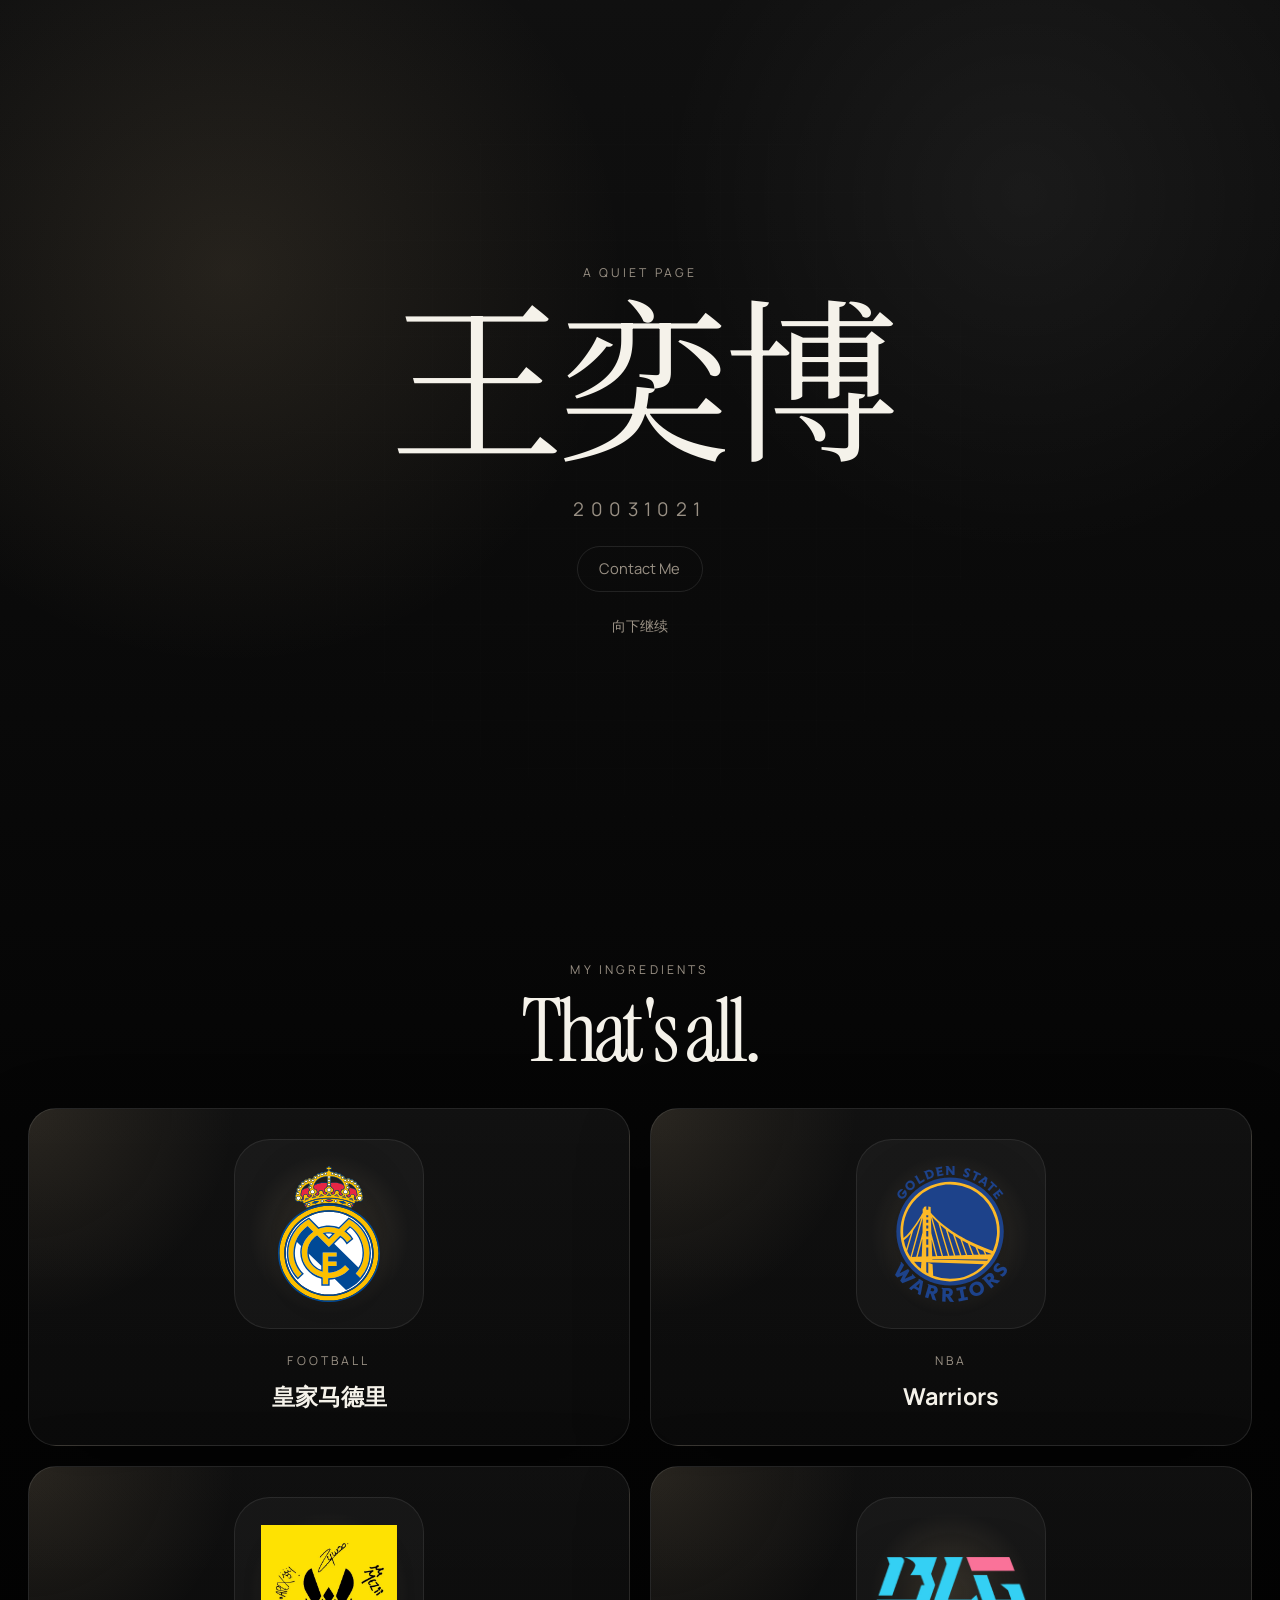
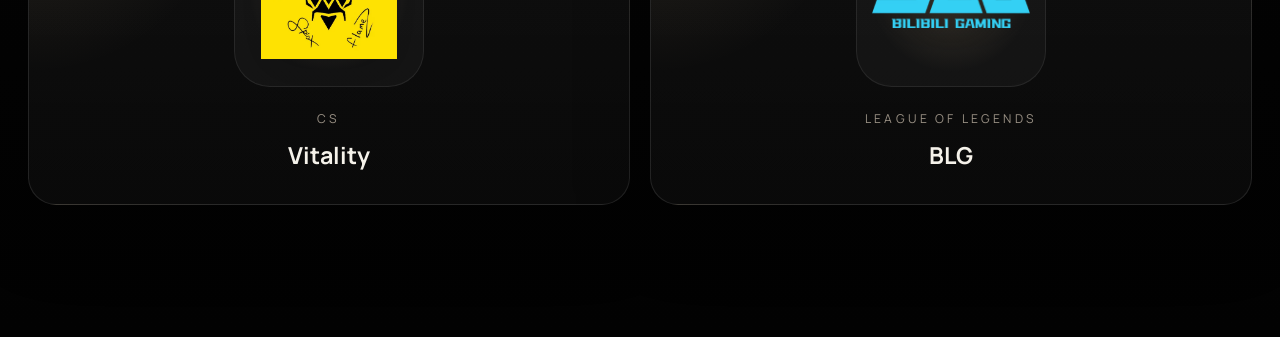
<file: index.html>
<!DOCTYPE html>
<html lang="zh-CN">
<head>
  <meta charset="UTF-8">
  <meta name="viewport" content="width=device-width, initial-scale=1.0">
  <meta
    name="description"
    content="王奕博的个人网站，一个更克制的暗色极简页面。"
  >
  <title>王奕博</title>
  <link rel="preconnect" href="https://fonts.googleapis.com">
  <link rel="preconnect" href="https://fonts.gstatic.com" crossorigin>
  <link
    href="https://fonts.googleapis.com/css2?family=Instrument+Serif:ital@0;1&family=Manrope:wght@400;500;600;700&family=Noto+Serif+SC:wght@400;500;600&display=swap"
    rel="stylesheet"
  >
  <link rel="stylesheet" href="style.css">
</head>
<body class="page-home">
  <div class="page-shell page-shell-home">
    <main id="top">
      <section class="hero-minimal reveal">
        <p class="hero-kicker">a quiet page</p>
        <h1>王奕博</h1>
        <p class="hero-birthday">20031021</p>
        <a class="button button-quiet" href="contact.html">Contact Me</a>
        <a class="scroll-cue" href="#teams">向下继续</a>
      </section>

      <section class="teams-minimal reveal" id="teams">
        <div class="section-heading section-heading-minimal">
          <p class="eyebrow">My Ingredients</p>
          <h2>That's all.</h2>
        </div>

        <div class="teams-grid teams-grid-large">
          <article class="team-card team-card-minimal reveal">
            <div class="team-logo-wrap team-logo-wrap-large">
              <img
                class="team-logo team-logo-large"
                src="assets/logos/real-madrid.svg"
                alt="皇家马德里俱乐部 logo"
                loading="lazy"
              >
            </div>
            <div class="team-copy team-copy-minimal">
              <p class="card-label">Football</p>
              <h3>皇家马德里</h3>
            </div>
          </article>

          <article class="team-card team-card-minimal reveal">
            <div class="team-logo-wrap team-logo-wrap-large">
              <img
                class="team-logo team-logo-wide team-logo-large"
                src="assets/logos/warriors.svg"
                alt="勇士队 logo"
                loading="lazy"
              >
            </div>
            <div class="team-copy team-copy-minimal">
              <p class="card-label">NBA</p>
              <h3>Warriors</h3>
            </div>
          </article>

          <article class="team-card team-card-minimal reveal">
            <div class="team-logo-wrap team-logo-wrap-large">
              <img
                class="team-logo team-logo-large"
                src="assets/logos/vatality.png"
                alt="Team Vitality logo"
                loading="lazy"
              >
            </div>
            <div class="team-copy team-copy-minimal">
              <p class="card-label">CS</p>
              <h3>Vitality</h3>
            </div>
          </article>

          <article class="team-card team-card-minimal reveal">
            <div class="team-logo-wrap team-logo-wrap-large">
              <img
                class="team-logo team-logo-wide team-logo-large"
                src="assets/logos/blg.png"
                alt="BLG logo"
                loading="lazy"
              >
            </div>
            <div class="team-copy team-copy-minimal">
              <p class="card-label">League of Legends</p>
              <h3>BLG</h3>
            </div>
          </article>
        </div>
      </section>
    </main>
  </div>

  <script src="script.js"></script>
</body>
</html>
</file>
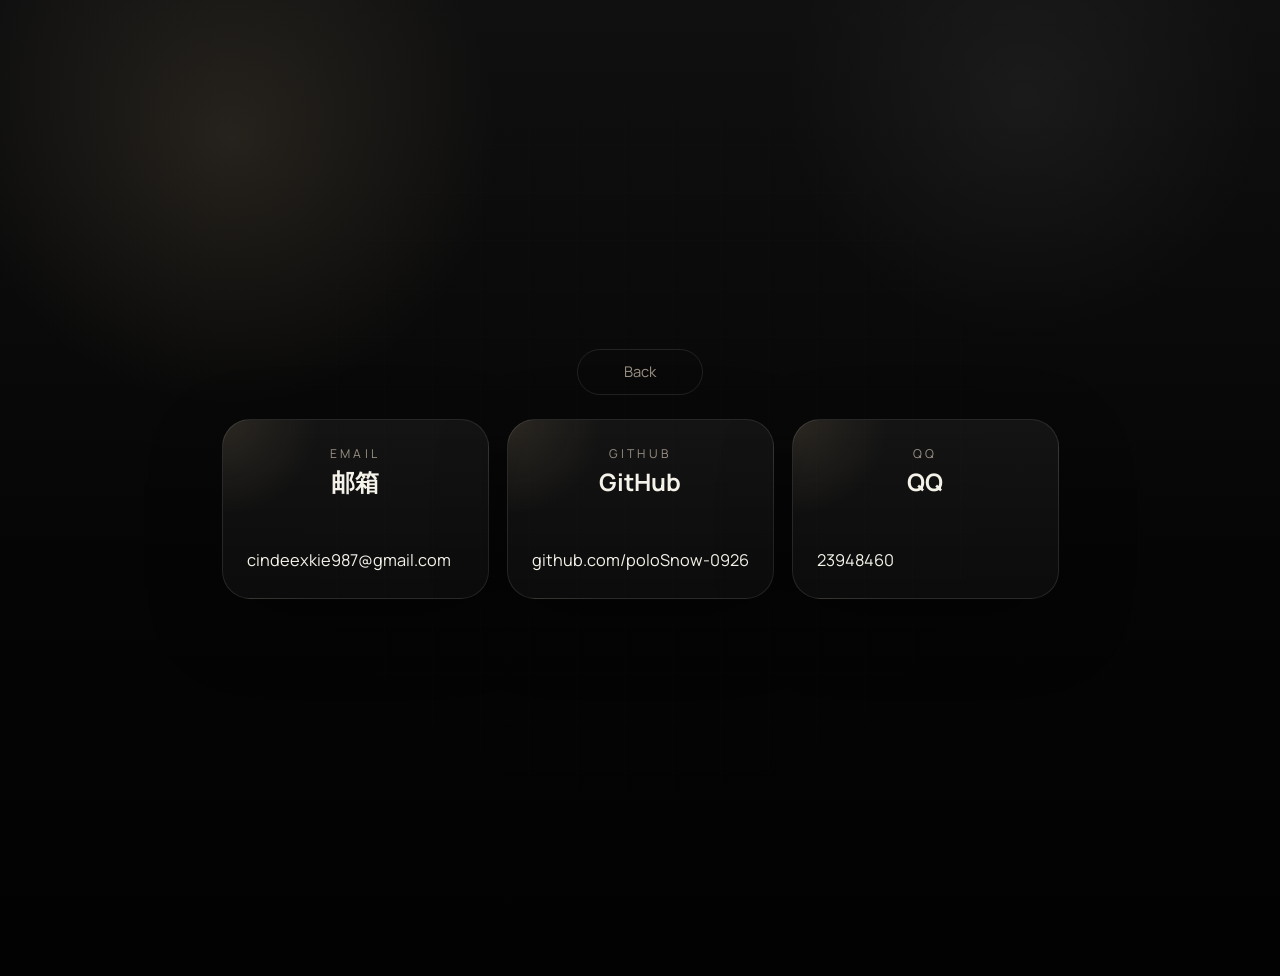
<file: contact.html>
<!DOCTYPE html>
<html lang="zh-CN">
<head>
  <meta charset="UTF-8">
  <meta name="viewport" content="width=device-width, initial-scale=1.0">
  <meta
    name="description"
    content="王奕博的联系方式页面。"
  >
  <title>Contact Me | 王奕博</title>
  <link rel="preconnect" href="https://fonts.googleapis.com">
  <link rel="preconnect" href="https://fonts.gstatic.com" crossorigin>
  <link
    href="https://fonts.googleapis.com/css2?family=Instrument+Serif:ital@0;1&family=Manrope:wght@400;500;600;700&family=Noto+Serif+SC:wght@400;500;600&display=swap"
    rel="stylesheet"
  >
  <link rel="stylesheet" href="style.css">
</head>
<body class="contact-page">
  <div class="page-shell">
    <main>
      <section class="contact-direct reveal">
        <a class="button button-quiet" href="index.html">Back</a>
        <div class="contact-grid">
          <div class="contact-list">
            <article class="contact-card reveal">
              <div>
                <p class="card-label">Email</p>
                <h2>邮箱</h2>
              </div>
              <a href="mailto:cindeexkie987@gmail.com">cindeexkie987@gmail.com</a>
            </article>

            <article class="contact-card reveal">
              <div>
                <p class="card-label">GitHub</p>
                <h2>GitHub</h2>
              </div>
              <a href="https://github.com/poloSnow-0926" target="_blank" rel="noreferrer">
                github.com/poloSnow-0926
              </a>
            </article>

            <article class="contact-card reveal">
              <div>
                <p class="card-label">QQ</p>
                <h2>QQ</h2>
              </div>
              <span class="contact-value">23948460</span>
            </article>
          </div>
        </div>
      </section>
    </main>
  </div>

  <script src="script.js"></script>
</body>
</html>
</file>
<file: style.css>
:root {
  --bg: #050505;
  --surface: rgba(255, 255, 255, 0.04);
  --surface-strong: rgba(255, 255, 255, 0.06);
  --text: #f5f2ea;
  --muted: #9a9185;
  --line: rgba(255, 255, 255, 0.1);
  --accent: #d6b98a;
  --accent-strong: #ebd4ad;
  --shadow: 0 24px 70px rgba(0, 0, 0, 0.34);
  --max-width: 1160px;
  --radius-lg: 36px;
  --radius-md: 28px;
  --transition: 240ms ease;
}

* {
  box-sizing: border-box;
}

html {
  scroll-behavior: smooth;
}

body {
  margin: 0;
  min-height: 100vh;
  font-family: "Manrope", "PingFang SC", "Microsoft YaHei", sans-serif;
  color: var(--text);
  background:
    radial-gradient(circle at 18% 14%, rgba(214, 185, 138, 0.12), transparent 20%),
    radial-gradient(circle at 80% 10%, rgba(255, 255, 255, 0.05), transparent 18%),
    linear-gradient(180deg, #101010 0%, var(--bg) 58%, #020202 100%);
  line-height: 1.6;
}

body::before {
  content: "";
  position: fixed;
  inset: 0;
  background-image:
    linear-gradient(rgba(255, 255, 255, 0.02) 1px, transparent 1px),
    linear-gradient(90deg, rgba(255, 255, 255, 0.02) 1px, transparent 1px);
  background-size: 48px 48px;
  mask-image: radial-gradient(circle at center, black 38%, transparent 100%);
  opacity: 0.45;
  pointer-events: none;
}

a {
  color: inherit;
  text-decoration: none;
}

button,
a {
  -webkit-tap-highlight-color: transparent;
}

.page-shell {
  position: relative;
  width: min(calc(100% - 40px), var(--max-width));
  margin: 0 auto;
  padding: 24px 0 52px;
}

.page-shell-home {
  width: min(calc(100% - 56px), 1280px);
  padding-top: 0;
}

.hero-minimal,
.contact-direct {
  min-height: 100vh;
  display: grid;
  place-content: center;
  justify-items: center;
  text-align: center;
}

.hero-minimal {
  gap: 22px;
}

.hero-kicker,
.hero-birthday,
.eyebrow,
.card-label {
  margin: 0;
  color: var(--muted);
}

.hero-kicker,
.eyebrow,
.card-label {
  font-size: 0.76rem;
  letter-spacing: 0.26em;
  text-transform: uppercase;
}

.hero-birthday {
  font-size: 1.18rem;
  letter-spacing: 0.34em;
}

.hero-minimal h1,
.section-heading h2,
.contact-hero h1 {
  margin: 0;
  font-family: "Instrument Serif", "Noto Serif SC", serif;
  font-weight: 400;
  letter-spacing: -0.05em;
  line-height: 0.95;
}

.hero-minimal h1 {
  font-size: clamp(4.8rem, 16vw, 11rem);
}

.button {
  display: inline-flex;
  align-items: center;
  justify-content: center;
  min-width: 148px;
  padding: 13px 22px;
  border-radius: 999px;
  border: 1px solid var(--line);
  transition:
    transform var(--transition),
    background-color var(--transition),
    border-color var(--transition),
    color var(--transition),
    box-shadow var(--transition);
}

.button:hover,
.button:focus-visible {
  transform: translateY(-2px);
}

.button-primary {
  color: #0d0d0d;
  background: var(--accent);
  border-color: rgba(214, 185, 138, 0.36);
  box-shadow: var(--shadow);
}

.button-primary:hover,
.button-primary:focus-visible {
  background: var(--accent-strong);
}

.button-secondary {
  background: transparent;
  color: var(--text);
}

.button-secondary:hover,
.button-secondary:focus-visible,
.button-quiet:hover,
.button-quiet:focus-visible {
  background: rgba(255, 255, 255, 0.05);
}

.button-quiet {
  min-width: 126px;
  padding: 10px 18px;
  color: var(--muted);
  background: transparent;
  font-size: 0.92rem;
}

.scroll-cue {
  color: var(--muted);
  font-size: 0.9rem;
  transition: color var(--transition), transform var(--transition);
}

.scroll-cue:hover,
.scroll-cue:focus-visible {
  color: var(--accent);
  transform: translateY(2px);
}

.section-heading {
  display: grid;
  gap: 12px;
}

.section-heading h2 {
  font-size: clamp(2.6rem, 7vw, 5.4rem);
}

.section-heading-minimal {
  justify-items: center;
  text-align: center;
  margin-bottom: 34px;
}

.teams-minimal {
  min-height: 100vh;
  display: grid;
  align-content: center;
  padding: 60px 0 80px;
}

.teams-grid {
  display: grid;
  gap: 20px;
}

.teams-grid-large {
  grid-template-columns: repeat(2, minmax(0, 1fr));
}

.team-card,
.contact-card {
  border: 1px solid var(--line);
  border-radius: var(--radius-md);
  background:
    radial-gradient(circle at top left, rgba(214, 185, 138, 0.12), transparent 30%),
    linear-gradient(180deg, rgba(255, 255, 255, 0.05), rgba(255, 255, 255, 0.03));
  box-shadow: var(--shadow);
}

.team-card {
  min-height: 320px;
  display: grid;
  align-content: center;
  justify-items: center;
  gap: 22px;
  padding: 30px 24px;
  text-align: center;
  transition:
    transform var(--transition),
    border-color var(--transition),
    background-color var(--transition);
}

.team-card:hover,
.team-card:focus-within {
  transform: translateY(-4px);
  border-color: rgba(214, 185, 138, 0.28);
  background:
    radial-gradient(circle at top left, rgba(214, 185, 138, 0.18), transparent 32%),
    linear-gradient(180deg, rgba(255, 255, 255, 0.07), rgba(255, 255, 255, 0.04));
}

.team-logo-wrap {
  display: grid;
  place-items: center;
  overflow: hidden;
  border-radius: var(--radius-lg);
  background:
    radial-gradient(circle at center, rgba(214, 185, 138, 0.18), transparent 60%),
    rgba(255, 255, 255, 0.04);
  border: 1px solid rgba(255, 255, 255, 0.08);
}

.team-logo-wrap-large {
  width: 190px;
  height: 190px;
}

.team-logo {
  object-fit: contain;
  filter: drop-shadow(0 12px 26px rgba(0, 0, 0, 0.2));
}

.team-logo-large {
  width: 136px;
  height: 136px;
}

.team-logo-wide.team-logo-large {
  width: 158px;
  height: 136px;
}

.team-copy-minimal {
  display: grid;
  gap: 8px;
}

.team-copy h3,
.contact-card h2 {
  margin: 0;
}

.team-copy-minimal h3 {
  font-size: 1.46rem;
}

.site-header {
  position: sticky;
  top: 18px;
  z-index: 10;
  display: flex;
  align-items: center;
  justify-content: space-between;
  gap: 16px;
  margin-bottom: 40px;
  padding: 14px 18px;
  border: 1px solid var(--line);
  border-radius: 999px;
  background: rgba(8, 8, 8, 0.7);
  backdrop-filter: blur(18px);
  box-shadow: 0 14px 44px rgba(0, 0, 0, 0.24);
}

.brand {
  display: inline-flex;
  align-items: center;
  gap: 12px;
  font-weight: 700;
  letter-spacing: 0.06em;
  text-transform: uppercase;
}

.brand-mark {
  width: 10px;
  height: 10px;
  border-radius: 999px;
  background: linear-gradient(135deg, var(--accent), var(--accent-strong));
  box-shadow: 0 0 0 8px rgba(214, 185, 138, 0.12);
}

.site-nav {
  display: inline-flex;
  flex-wrap: wrap;
  align-items: center;
  gap: 20px;
}

.site-nav a {
  position: relative;
  color: var(--muted);
  font-size: 0.94rem;
}

.site-nav a::after {
  content: "";
  position: absolute;
  left: 0;
  bottom: -5px;
  width: 100%;
  height: 1px;
  background: var(--accent);
  transform: scaleX(0);
  transform-origin: left;
  transition: transform var(--transition);
}

.site-nav a:hover::after,
.site-nav a:focus-visible::after {
  transform: scaleX(1);
}

.contact-direct {
  gap: 24px;
}

.contact-card p,
.contact-card p {
  margin: 0;
  color: var(--muted);
}

.contact-grid {
  display: grid;
  grid-template-columns: 1fr;
  gap: 18px;
  justify-items: center;
  align-items: center;
}

.contact-list {
  display: grid;
  grid-template-columns: repeat(3, minmax(220px, 1fr));
  gap: 18px;
  width: min(100%, 980px);
}

.contact-card {
  min-height: 180px;
  display: flex;
  flex-direction: column;
  justify-content: space-between;
  padding: 24px;
}

.contact-card a,
.contact-card .contact-value {
  width: fit-content;
  color: var(--text);
  font-size: 1.02rem;
  border-bottom: 1px solid transparent;
  transition: border-color var(--transition), color var(--transition);
}

.contact-card a:hover,
.contact-card a:focus-visible {
  color: var(--accent);
  border-color: rgba(214, 185, 138, 0.56);
}

.site-footer {
  display: flex;
  align-items: center;
  justify-content: space-between;
  gap: 12px;
  margin-top: 24px;
  padding-top: 28px;
  border-top: 1px solid var(--line);
  color: var(--muted);
  font-size: 0.92rem;
}

.reveal {
  opacity: 0;
  transform: translateY(24px);
  transition:
    opacity 700ms ease,
    transform 700ms ease;
}

.reveal.is-visible {
  opacity: 1;
  transform: translateY(0);
}

@media (max-width: 980px) {
  .teams-grid-large,
  .contact-grid,
  .contact-list {
    grid-template-columns: 1fr;
  }

  .teams-minimal {
    padding-top: 30px;
  }
}

@media (max-width: 720px) {
  .page-shell {
    width: min(calc(100% - 28px), var(--max-width));
    padding-top: 16px;
  }

  .page-shell-home {
    width: min(calc(100% - 28px), 1280px);
  }

  .site-header,
  .site-footer {
    flex-direction: column;
    align-items: flex-start;
    border-radius: 24px;
  }

  .site-nav {
    gap: 14px;
  }

  .hero-minimal h1 {
    font-size: clamp(3.5rem, 20vw, 5.8rem);
  }

  .button {
    width: 100%;
  }

  .button-quiet {
    width: auto;
  }

  .team-card,
  .contact-card {
    padding: 20px;
  }

  .team-card {
    min-height: 280px;
  }

  .team-logo-wrap-large {
    width: 160px;
    height: 160px;
  }

  .team-logo-large {
    width: 114px;
    height: 114px;
  }

  .team-logo-wide.team-logo-large {
    width: 132px;
    height: 114px;
  }
}

@media (prefers-reduced-motion: reduce) {
  html {
    scroll-behavior: auto;
  }

  *,
  *::before,
  *::after {
    animation: none !important;
    transition: none !important;
  }

  .reveal {
    opacity: 1;
    transform: none;
  }
}
</file>
